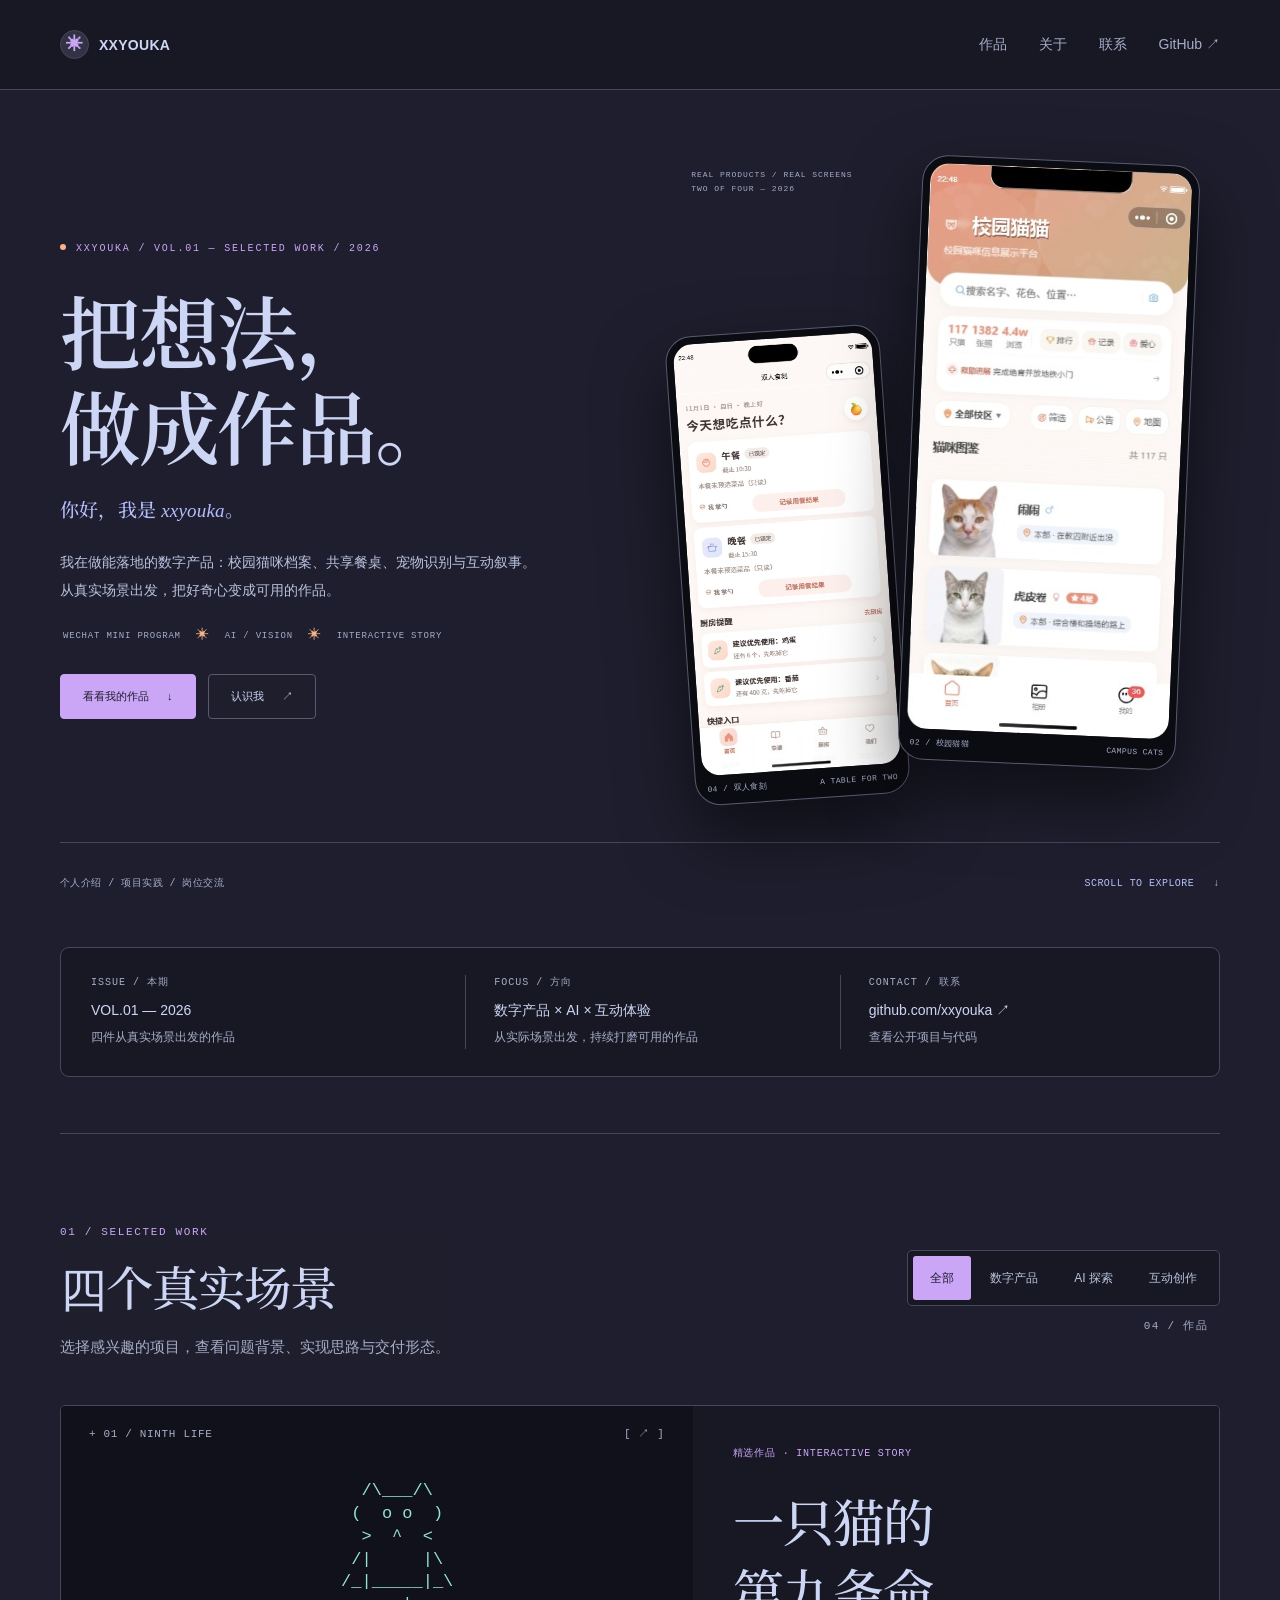
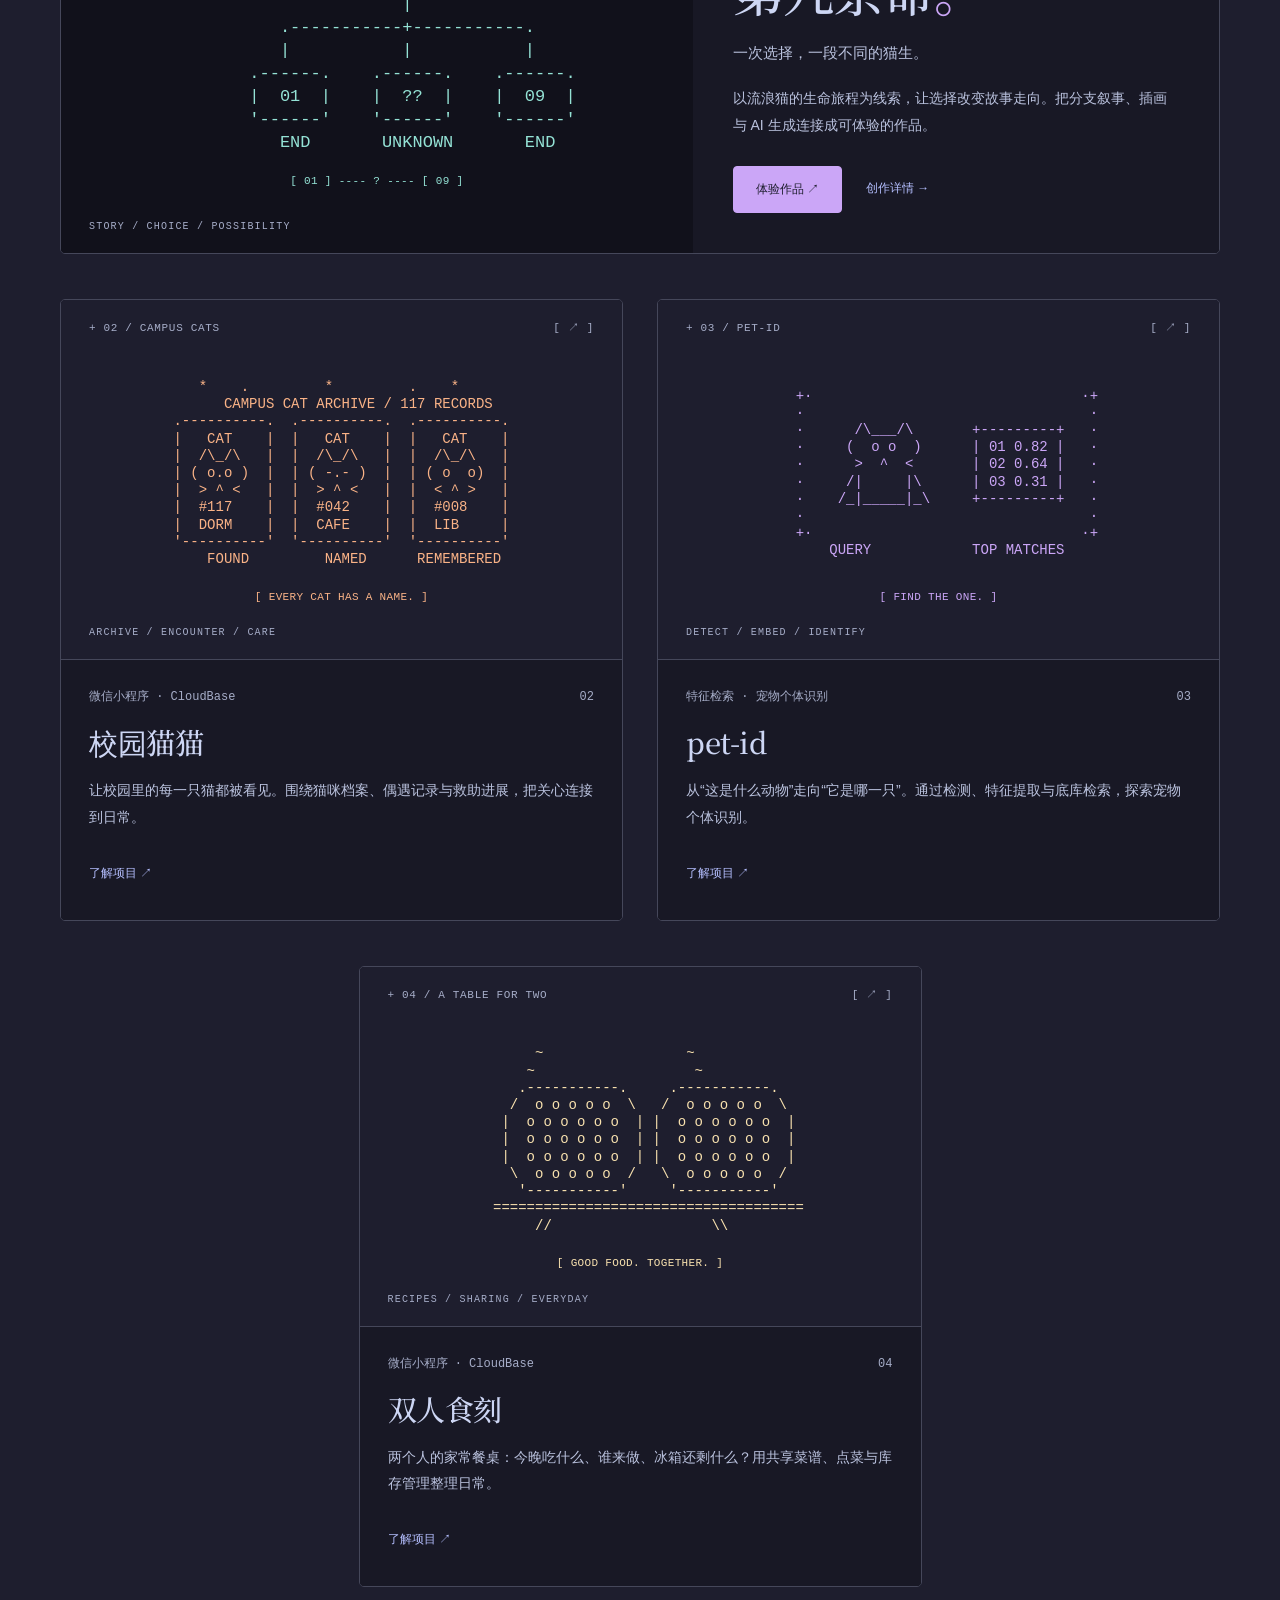
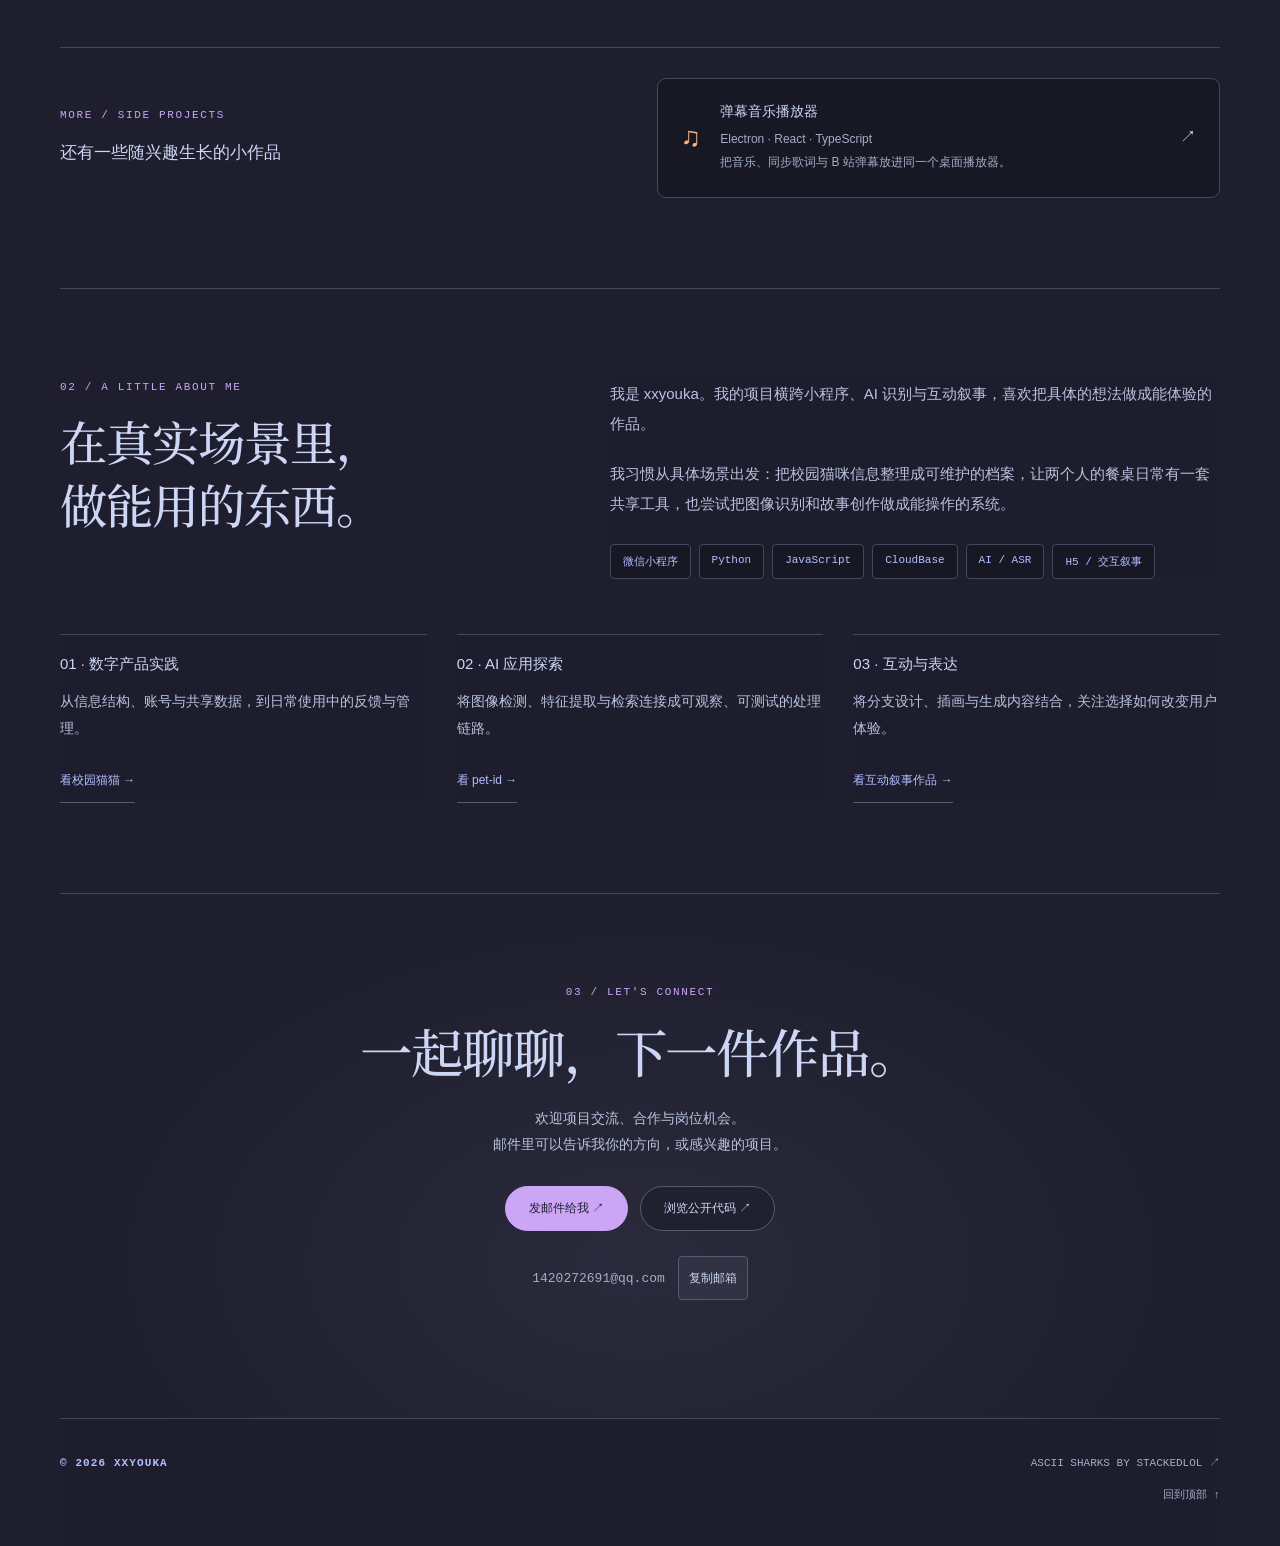
<file: index.html>
<!doctype html>
<html lang="zh-CN">
<head>
<meta charset="UTF-8"><meta name="viewport" content="width=device-width,initial-scale=1">
<meta name="description" content="xxyouka 的作品集：校园猫咪档案、共享餐桌、宠物识别与互动叙事。记录从真实场景出发的数字产品实践。">
<title>xxyouka — 作品集</title>
<link rel="preload" href="assets/fonts/noto-serif-sc-display.woff2" as="font" type="font/woff2" crossorigin>
<link rel="stylesheet" href="site.css?v=20261102-v10">
<link rel="canonical" href="https://xxyouka.github.io/">
<meta name="author" content="xxyouka">
<meta name="theme-color" content="#1e1e2e">
<meta property="og:title" content="xxyouka — 作品集">
<meta property="og:description" content="校园猫咪档案、共享餐桌、宠物识别与互动叙事——xxyouka 的数字产品作品集。">
<meta property="og:type" content="website">
<meta property="og:site_name" content="xxyouka · 作品集">
<meta property="og:locale" content="zh_CN">
<meta property="og:url" content="https://xxyouka.github.io/">
<meta property="og:image" content="https://xxyouka.github.io/assets/og-cover-20261102c.png">
<meta property="og:image:width" content="1200">
<meta property="og:image:height" content="630">
<meta property="og:image:alt" content="xxyouka 作品集：把想法，做成作品。">
<meta name="twitter:card" content="summary_large_image">
<meta name="twitter:title" content="xxyouka — 作品集">
<meta name="twitter:description" content="校园猫咪档案、共享餐桌、宠物识别与互动叙事——xxyouka 的数字产品作品集。">
<meta name="twitter:image" content="https://xxyouka.github.io/assets/og-cover-20261102c.png">
<link rel="icon" href="assets/favicon.svg" type="image/svg+xml"></head>
<body><a class="skip-link" href="#work">跳到作品</a><canvas id="ocean" class="ocean" aria-hidden="true"></canvas><div class="progress" aria-hidden="true"></div>
<div class="page" id="top"><header class="top"><a class="logo" href="#top"><span class="logo-mark">✳</span> XXYOUKA</a><button type="button" class="nav-toggle" aria-label="打开导航" aria-expanded="false" aria-controls="main-nav">☰</button><nav id="main-nav" class="top-right" aria-label="导航"><a href="#work">作品</a><a href="#about" class="nav-about">关于</a><a href="#contact">联系</a><a href="https://github.com/xxyouka" target="_blank" rel="noopener">GitHub ↗</a></nav></header>
<main><section class="stage hero-v2" aria-label="个人介绍">
<div class="hero-split">
<div class="content">
<div class="overline">XXYOUKA / VOL.01 — SELECTED WORK / 2026</div>
<h1>把想法，<br>做成作品。<span>你好，我是 <em>xxyouka</em>。</span></h1>
<p class="intro">我在做能落地的数字产品：校园猫咪档案、共享餐桌、宠物识别与互动叙事。<br>从真实场景出发，把好奇心变成可用的作品。</p>
<div class="hero-tags"><span>WECHAT MINI PROGRAM</span><i>✳</i><span>AI / VISION</span><i>✳</i><span>INTERACTIVE STORY</span></div>
<div class="hero-actions"><a href="#work" class="pill dark">看看我的作品 <span>↓</span></a><a href="#about" class="pill">认识我 <span>↗</span></a></div>
</div>
<div class="hero-spread" aria-hidden="true">
<figure class="device device-main">
<img src="assets/campus-full-neutral-20261102.jpg" alt="" width="340" height="735" fetchpriority="high">
<figcaption><span>02 / 校园猫猫</span><span>CAMPUS CATS</span></figcaption>
</figure>
<figure class="device device-secondary">
<img src="assets/meal-full-20261101.jpg" alt="" width="338" height="733">
<figcaption><span>04 / 双人食刻</span><span>A TABLE FOR TWO</span></figcaption>
</figure>
<span class="spread-meta">REAL PRODUCTS / REAL SCREENS<br>TWO OF FOUR — 2026</span>
</div>
</div>
<div class="hero-bottom"><span>个人介绍 / 项目实践 / 岗位交流</span><a href="#work">SCROLL TO EXPLORE &nbsp; ↓</a></div>
</section>
<div class="below"><aside class="profile-brief" aria-label="作品集信息"><div><span class="brief-label">ISSUE / 本期</span><strong>VOL.01 — 2026</strong><small>四件从真实场景出发的作品</small></div><div><span class="brief-label">FOCUS / 方向</span><strong>数字产品 × AI × 互动体验</strong><small>从实际场景出发，持续打磨可用的作品</small></div><a href="https://github.com/xxyouka" target="_blank" rel="noopener"><span class="brief-label">CONTACT / 联系</span><strong>github.com/xxyouka ↗</strong><small>查看公开项目与代码</small></a></aside><section class="section" id="work" tabindex="-1"><div class="section-head"><div><div class="kicker">01 / SELECTED WORK</div><h2>四个真实场景</h2><p class="section-sub">选择感兴趣的项目，查看问题背景、实现思路与交付形态。</p></div><div class="filter-group"><div class="filters" aria-label="筛选作品"><button class="filter" data-filter="all" aria-pressed="true">全部</button><button class="filter" data-filter="product" aria-pressed="false">数字产品</button><button class="filter" data-filter="ai" aria-pressed="false">AI 探索</button><button class="filter" data-filter="creative" aria-pressed="false">互动创作</button></div><span class="result-count" role="status" aria-live="polite">04 / 作品</span></div></div><div class="projects">
<article class="project featured" data-category="creative ai"><button type="button" data-project="ninth" aria-label="查看一只猫的第九条命详情" class="visual v5"><span class="ascii-toolbar" aria-hidden="true"><span>+ 01 / NINTH LIFE</span><span>[ ↗ ]</span></span><span class="ascii-stage"><pre class="ascii-art" aria-hidden="true">                  /\___/\
                 (  o o  )
                  &gt;  ^  &lt;
                 /|     |\
                /_|_____|_\
                      |
          .-----------+-----------.
          |           |           |
       .------.    .------.    .------.
       |  01  |    |  ??  |    |  09  |
       '------'    '------'    '------'
          END       UNKNOWN       END</pre></span><span class="ascii-art-note" aria-hidden="true">[ 01 ] ---- ? ---- [ 09 ]</span><span class="ascii-caption" aria-hidden="true">STORY / CHOICE / POSSIBILITY</span></button><div class="project-copy"><div class="project-meta"><span>互动叙事 · H5 · 生成式 AI</span><span>01</span></div><div class="featured-eyebrow">精选作品 · INTERACTIVE STORY</div><h3>一只猫的<br>第九条命<span class="title-dot">。</span></h3><div class="feature-name">一次选择，一段不同的猫生。</div><p>以流浪猫的生命旅程为线索，让选择改变故事走向。把分支叙事、插画与 AI 生成连接成可体验的作品。</p><div class="feature-actions"><a href="https://jiutiaoming.pages.dev" target="_blank" rel="noopener" class="feature-play">体验作品 ↗</a><button class="detail" data-project="ninth">创作详情 →</button></div></div></article>
<article class="project" data-category="product"><button type="button" data-project="cat" aria-label="查看校园猫猫详情" class="visual"><span class="ascii-toolbar" aria-hidden="true"><span>+ 02 / CAMPUS CATS</span><span>[ ↗ ]</span></span><span class="ascii-stage"><pre class="ascii-art" aria-hidden="true">   *    .         *         .    *
      CAMPUS CAT ARCHIVE / 117 RECORDS
.----------.  .----------.  .----------.
|   CAT    |  |   CAT    |  |   CAT    |
|  /\_/\   |  |  /\_/\   |  |  /\_/\   |
| ( o.o )  |  | ( -.- )  |  | ( o  o)  |
|  &gt; ^ &lt;   |  |  &gt; ^ &lt;   |  |  &lt; ^ &gt;   |
|  #117    |  |  #042    |  |  #008    |
|  DORM    |  |  CAFE    |  |  LIB     |
'----------'  '----------'  '----------'
    FOUND         NAMED      REMEMBERED</pre></span><span class="ascii-art-note" aria-hidden="true">[ EVERY CAT HAS A NAME. ]</span><span class="ascii-caption" aria-hidden="true">ARCHIVE / ENCOUNTER / CARE</span></button><div class="project-copy"><div class="project-meta"><span>微信小程序 · CloudBase</span><span>02</span></div><h3>校园猫猫</h3><p>让校园里的每一只猫都被看见。围绕猫咪档案、偶遇记录与救助进展，把关心连接到日常。</p><button class="detail" data-project="cat">了解项目 ↗</button></div></article>

<article class="project" data-category="ai"><button type="button" data-project="pet" aria-label="查看pet-id详情" class="visual v4"><span class="ascii-toolbar" aria-hidden="true"><span>+ 03 / PET-ID</span><span>[ ↗ ]</span></span><span class="ascii-stage"><pre class="ascii-art" aria-hidden="true">  +·                                ·+
  ·                                  ·
  ·      /\___/\       +---------+   ·
  ·     (  o o  )      | 01 0.82 |   ·
  ·      &gt;  ^  &lt;       | 02 0.64 |   ·
  ·     /|     |\      | 03 0.31 |   ·
  ·    /_|_____|_\     +---------+   ·
  ·                                  ·
  +·                                ·+
      QUERY            TOP MATCHES</pre></span><span class="ascii-art-note" aria-hidden="true">[ FIND THE ONE. ]</span><span class="ascii-caption" aria-hidden="true">DETECT / EMBED / IDENTIFY</span></button><div class="project-copy"><div class="project-meta"><span>特征检索 · 宠物个体识别</span><span>03</span></div><h3>pet-id</h3><p>从“这是什么动物”走向“它是哪一只”。通过检测、特征提取与底库检索，探索宠物个体识别。</p><button class="detail" data-project="pet">了解项目 ↗</button></div></article><article class="project" data-category="product"><button type="button" data-project="meal" aria-label="查看双人食刻详情" class="visual v6"><span class="ascii-toolbar" aria-hidden="true"><span>+ 04 / A TABLE FOR TWO</span><span>[ ↗ ]</span></span><span class="ascii-stage"><pre class="ascii-art" aria-hidden="true">       ~                 ~
      ~                   ~
     .-----------.     .-----------.
    /  o o o o o  \   /  o o o o o  \
   |  o o o o o o  | |  o o o o o o  |
   |  o o o o o o  | |  o o o o o o  |
   |  o o o o o o  | |  o o o o o o  |
    \  o o o o o  /   \  o o o o o  /
     '-----------'     '-----------'
  =====================================
       //                   \\</pre></span><span class="ascii-art-note" aria-hidden="true">[ GOOD FOOD. TOGETHER. ]</span><span class="ascii-caption" aria-hidden="true">RECIPES / SHARING / EVERYDAY</span></button><div class="project-copy"><div class="project-meta"><span>微信小程序 · CloudBase</span><span>04</span></div><h3>双人食刻</h3><p>两个人的家常餐桌：今晚吃什么、谁来做、冰箱还剩什么？用共享菜谱、点菜与库存管理整理日常。</p><button class="detail" data-project="meal">了解项目 ↗</button></div></article></div><div class="more-work"><div><div class="kicker">MORE / SIDE PROJECTS</div><h3>还有一些随兴趣生长的小作品</h3></div><a class="more-link" href="https://github.com/xxyouka/danmu-player" target="_blank" rel="noopener"><span class="more-icon" aria-hidden="true">♫</span><span><strong>弹幕音乐播放器</strong><small>Electron · React · TypeScript<br>把音乐、同步歌词与 B 站弹幕放进同一个桌面播放器。</small></span><span aria-hidden="true">↗</span></a></div></section>
<section class="section" id="about"><div class="about-grid"><div><div class="kicker">02 / A LITTLE ABOUT ME</div><h2>在真实场景里，<br>做能用的东西。</h2></div><div class="about-copy"><p>我是 xxyouka。我的项目横跨小程序、AI 识别与互动叙事，喜欢把具体的想法做成能体验的作品。</p><p>我习惯从具体场景出发：把校园猫咪信息整理成可维护的档案，让两个人的餐桌日常有一套共享工具，也尝试把图像识别和故事创作做成能操作的系统。</p><div class="skills"><span>微信小程序</span><span>Python</span><span>JavaScript</span><span>CloudBase</span><span>AI / ASR</span><span>H5 / 交互叙事</span></div></div></div><div class="principles"><div><b>01 · 数字产品实践</b><p>从信息结构、账号与共享数据，到日常使用中的反馈与管理。</p><a class="proof-link" href="#project/cat">看校园猫猫 →</a></div><div><b>02 · AI 应用探索</b><p>将图像检测、特征提取与检索连接成可观察、可测试的处理链路。</p><a class="proof-link" href="#project/pet">看 pet-id →</a></div><div><b>03 · 互动与表达</b><p>将分支设计、插画与生成内容结合，关注选择如何改变用户体验。</p><a class="proof-link" href="#project/ninth">看互动叙事作品 →</a></div></div></section>
<section class="section contact" id="contact"><div class="kicker">03 / LET'S CONNECT</div><h2>一起聊聊，下一件作品。</h2><p>欢迎项目交流、合作与岗位机会。<br>邮件里可以告诉我你的方向，或感兴趣的项目。</p><div class="contact-actions"><a class="pill dark" href="mailto:1420272691@qq.com">发邮件给我 ↗</a><a class="pill" href="https://github.com/xxyouka" target="_blank" rel="noopener">浏览公开代码 ↗</a></div><div class="email-row"><span>1420272691@qq.com</span><button type="button" id="copy-email" aria-label="复制邮箱地址">复制邮箱</button></div><span class="email-status" id="email-status" role="status" aria-live="polite"></span></section></div></main><footer class="foot"><span>© 2026 XXYOUKA</span><span>ASCII SHARKS BY <a href="https://github.com/stackedlol/ascii-sharks" target="_blank" rel="noopener">STACKEDLOL ↗</a><br><a href="#top">回到顶部 ↑</a></span></footer></div>
<dialog id="project-dialog" aria-labelledby="dialog-title"><button class="close" aria-label="关闭项目详情">×</button><div class="case-position"><span id="case-index"></span><span>PROJECT / CASE STUDY</span></div><div class="case-intro"><div class="kicker" id="dialog-category"></div><h2 id="dialog-title" tabindex="-1"></h2><p id="dialog-description"></p></div><div class="case-facts" id="case-facts"></div><div id="dialog-cover"></div><div id="case-gallery" aria-label="切换作品界面"></div><div id="case-context"></div><div id="case-process"></div><div id="case-outcome"></div><div id="case-evidence"></div><div id="case-delivery"></div><h3 class="case-heading">技术与设计实践</h3><ul id="dialog-points"></ul><div class="dialog-links"><a class="pill" href="https://github.com/xxyouka" target="_blank" rel="noopener">访问我的 GitHub ↗</a><button type="button" id="share-case" class="share-case">复制项目链接 ↗</button><span id="share-status" role="status" aria-live="polite"></span><input id="share-url" class="share-url" readonly aria-label="项目链接" hidden></div><nav class="case-pagination" aria-label="其他作品"><button type="button" id="case-prev">← 上一个项目</button><button type="button" id="case-next">下一个项目 →</button></nav></dialog>

<!-- ascii-sharks by drewdi: https://github.com/stackedlol/ascii-sharks
MIT License

Copyright (c) 2026 drewdi

Permission is hereby granted, free of charge, to any person obtaining a copy
of this software and associated documentation files (the "Software"), to deal
in the Software without restriction, including without limitation the rights
to use, copy, modify, merge, publish, distribute, sublicense, and/or sell
copies of the Software, and to permit persons to whom the Software is
furnished to do so, subject to the following conditions:

The above copyright notice and this permission notice shall be included in all
copies or substantial portions of the Software.

THE SOFTWARE IS PROVIDED "AS IS", WITHOUT WARRANTY OF ANY KIND, EXPRESS OR
IMPLIED, INCLUDING BUT NOT LIMITED TO THE WARRANTIES OF MERCHANTABILITY,
FITNESS FOR A PARTICULAR PURPOSE AND NONINFRINGEMENT. IN NO EVENT SHALL THE
AUTHORS OR COPYRIGHT HOLDERS BE LIABLE FOR ANY CLAIM, DAMAGES OR OTHER
LIABILITY, WHETHER IN AN ACTION OF CONTRACT, TORT OR OTHERWISE, ARISING FROM,
OUT OF OR IN CONNECTION WITH THE SOFTWARE OR THE USE OR OTHER DEALINGS IN THE
SOFTWARE.


-->
<div class="reading-tools"><a href="#top" class="back-top" aria-label="回到顶部">↑</a></div><dialog class="image-viewer" id="image-viewer" aria-label="作品界面大图"><button type="button" class="close" aria-label="关闭大图">×</button><img id="full-image" alt=""><p class="image-caption"></p></dialog><noscript><p class="noscript-note">启用 JavaScript 可查看项目详情与海洋动画；项目介绍和 GitHub 链接仍可直接浏览。</p></noscript><script src="ocean.js" defer></script><script src="site.js?v=20261102-v12" defer></script></body></html>
</file>
<file: site.css>
*{box-sizing:border-box}html{scroll-behavior:smooth;scroll-padding-top:100px}body{margin:0;position:relative;background:var(--paper);color:var(--ink);font-family:-apple-system,BlinkMacSystemFont,'Segoe UI','Microsoft YaHei',sans-serif;-webkit-font-smoothing:antialiased}a{color:inherit;text-decoration:none}button{font:inherit}button,a{-webkit-tap-highlight-color:transparent}button{cursor:pointer}button:disabled{cursor:default}a:focus-visible,button:focus-visible{outline:2px solid #69844c;outline-offset:5px}[hidden]{display:none!important}.skip-link{position:fixed;top:-80px;left:20px;padding:14px 20px;background:var(--ink);color:white;z-index:200}.skip-link:focus{top:12px}.ocean{position:absolute;inset:0;width:100%;height:100%;min-height:100svh;z-index:0;filter:invert(1);opacity:.32;pointer-events:none;font-family:Consolas,monospace}.page{position:relative;z-index:1;overflow:clip;min-height:100svh}.top{width:100%;height:86px;padding:0 max(5%,calc((100% - 1200px)/2));display:flex;align-items:center;justify-content:space-between;border-bottom:1px solid var(--line);background:#f8faf5e8;gap:25px}.logo{font:600 12px var(--mono);letter-spacing:.05em;white-space:nowrap;display:flex;align-items:center;gap:10px}.logo-mark{display:grid;place-items:center;border:1px solid #bfceb2;border-radius:50%;height:29px;width:29px;background:#eaf0e3;font-size:17px}.top-right{display:flex;align-items:center;gap:30px;font-size:12px;color:#738469}.top-right a{padding:12px 0;position:relative}.top-right a:hover,.top-right a[aria-current]{color:#2f4f22}.top-right a[aria-current]:after{content:'';position:absolute;bottom:1px;left:50%;width:4px;height:4px;border-radius:50%;background:#739650}.nav-toggle{display:none}.stage{min-height:700px;height:calc(100svh - 86px);max-height:950px;display:grid;place-items:center;position:relative}.content{width:min(900px,calc(100% - 36px));padding:60px 25px;text-align:center;background:radial-gradient(ellipse,#f8faf5fa 18%,#f8faf5d9 48%,transparent 76%)}.overline{font:10px/1.5 var(--mono);letter-spacing:.18em;color:#6a8157;margin-bottom:28px}.content h1{font-size:clamp(52px,7.1vw,100px);line-height:1.13;font-weight:550;letter-spacing:-.06em;margin:0}.content h1 span{display:block;font-size:22px;letter-spacing:.035em;line-height:1.5;font-weight:400;margin-top:26px}.intro{color:var(--muted);font-size:14px;line-height:1.95;max-width:540px;margin:22px auto 0}.hero-tags{display:flex;align-items:center;justify-content:center;gap:17px;font:9px var(--mono);letter-spacing:.1em;color:#83956f;margin-top:26px}.hero-tags i{font-size:15px;font-style:normal;color:#bb8757}.hero-actions{display:flex;justify-content:center;gap:12px;margin-top:32px}.pill{display:inline-flex;align-items:center;justify-content:center;gap:18px;border:1px solid #cbd7c0;border-radius:30px;padding:13px 23px;min-height:44px;font-size:12px;white-space:nowrap;transition:transform .2s,background .2s,box-shadow .2s}.pill:hover{transform:translateY(-3px);background:#eaf1e2;box-shadow:0 8px 22px #223b1710}.pill.dark{background:#324d28;border-color:#324d28;color:#f6f8ef}.pill.dark:hover{background:#456137}.below{width:min(1160px,calc(100% - 72px));margin:auto}.section{padding:90px 0;border-top:1px solid var(--line);scroll-margin-top:26px}.section-head{display:flex;justify-content:space-between;align-items:end;gap:30px;margin-bottom:42px}.section-head>div:first-child{background:#f8faf5cc}.kicker{font:10px/1.5 var(--mono);letter-spacing:.15em;color:#7b9166;margin-bottom:15px}.section h2{font-size:clamp(31px,3.7vw,48px);font-weight:500;letter-spacing:-.045em;line-height:1.25;margin:0}.section-sub{font-size:13px;line-height:1.8;color:#74866a;margin:15px 0 0}.filter-group{display:flex;flex-direction:column;align-items:flex-end;gap:8px}.filters{display:flex;gap:4px;flex-wrap:wrap}.filter{min-height:42px;border:0;background:transparent;border-radius:22px;color:#73876a;padding:10px 14px;font-size:11px;transition:background .2s}.filter:hover{background:#edf2e6}.filter[aria-pressed=true]{background:#dfe9d2;color:#365326}.result-count{font:9px var(--mono);letter-spacing:.12em;color:#8a9b7b}.projects{display:grid;grid-template-columns:1fr 1fr;gap:45px 34px}.project{min-width:0}.visual{display:flex;align-items:center;justify-content:center;position:relative;width:100%;height:310px;padding:0;overflow:hidden;border:1px solid #e0e7d7;border-radius:9px;background:radial-gradient(ellipse at 50% 40%,#f1f5e9,#e6ecdc);text-align:left;color:inherit;box-shadow:inset 0 0 40px #ffffff60;transition:transform .35s,box-shadow .35s}.project:hover .visual{transform:translateY(-4px);box-shadow:0 15px 35px #3047210c}.visual:after{content:'↗';position:absolute;right:18px;bottom:17px;display:grid;place-items:center;border:1px solid #a8ba9866;border-radius:50%;width:34px;height:34px;font-size:14px;color:#779264;background:#ffffff44;opacity:0;transform:translateY(6px);transition:.25s}.visual:hover:after,.visual:focus-visible:after{opacity:1;transform:translateY(0)}.cover-art{display:block;width:100%;height:100%;padding:22px 10px;color:#85996e;transition:transform .6s}.visual:hover .cover-art{transform:scale(1.035)}.visual.v4{background:radial-gradient(ellipse,#f4f1f8,#e9e3ee)}.v4 .cover-art{color:#9b8fa6}.visual.v6{background:radial-gradient(ellipse,#f5f6e9,#e7ead4)}.v6 .cover-art{color:#979d6e}.visual:has(img[src*="campus"]){background:#f2e5dc;padding:32px}.real-cover{object-fit:contain;padding:0;max-width:100%;max-height:100%;width:auto;height:100%;border-radius:4px;box-shadow:0 13px 30px #28241418}.project-copy{padding:0 2px 22px;border-bottom:1px solid var(--line)}.project-meta{display:flex;justify-content:space-between;margin-top:21px;color:#7e9370;font:10px var(--mono);background:#f8faf5e8}.project h3{font-size:25px;line-height:1.4;font-weight:500;letter-spacing:-.025em;margin:11px 0 13px;background:#f8faf5e8;width:fit-content}.project p{color:#708362;font-size:14px;line-height:1.9;margin:0 0 12px;background:#f8faf5e8}.detail{min-height:40px;padding:4px 0;border:0;border-bottom:1px solid #9eb18d;background:#f8faf5e8;color:#526f40;font-size:12px;transition:color .2s}.detail:hover{color:#27481b}.featured{grid-column:1/-1;display:grid;grid-template-columns:1.4fr 1fr;align-items:center;border-radius:12px;background:#192e28;overflow:hidden;margin-bottom:5px;box-shadow:0 20px 50px #1531220d}.featured .visual{height:440px;padding:48px 28px;border:0;border-radius:0;background:#10231f;transform:none!important;box-shadow:none}.featured .real-cover{width:100%;height:auto;max-height:100%;box-shadow:0 16px 35px #0005}.featured .project-copy{padding:36px 34px 36px 15px;border:0}.featured .project-meta{display:none}.featured-eyebrow{font:9px var(--mono);letter-spacing:.13em;color:#a3be8a;margin-bottom:22px}.featured h3{font-size:clamp(29px,3vw,40px);line-height:1.35;color:#eef3e2;margin:0 0 17px;background:none}.feature-name{font-size:12px;color:#bbcca9;margin-bottom:17px}.featured p{font-size:13px;line-height:1.9;color:#a8bca0;background:none}.feature-actions{display:flex;align-items:center;gap:23px;flex-wrap:wrap;margin-top:25px}.feature-play{background:#d4e6b9;color:#263f1c;border:1px solid #c9dea8;border-radius:5px;padding:12px 17px;font-size:12px;transition:background .2s}.feature-play:hover{background:#e3efcf}.featured .detail{color:#c7dbae;background:none;border-color:#708b5d;font-size:12px}.more-work{margin-top:60px;padding-top:30px;border-top:1px solid var(--line);display:grid;grid-template-columns:1fr 1fr;gap:34px;align-items:center}.more-work h3{font-size:17px;line-height:1.8;font-weight:450;margin:0}.more-link{display:flex;align-items:center;gap:19px;border:1px solid var(--line);border-radius:9px;padding:23px;background:#f8faf5eb;transition:transform .2s,background .2s}.more-link:hover{transform:translateY(-3px);background:#edf3e4}.more-icon{font-size:27px;color:#849b6b}.more-link strong{font-size:14px;font-weight:500}.more-link small{display:block;font-size:11px;line-height:1.9;color:#809170;margin-top:7px}.more-link>span:last-child{margin-left:auto}.about-grid{display:grid;grid-template-columns:1fr 1.3fr;gap:80px}.about-copy{background:#f8faf5d9;border-radius:4px}.about-copy p{font-size:15px;line-height:2;margin:0 0 20px;color:#637856}.skills{display:flex;flex-wrap:wrap;gap:8px;margin-top:25px}.skills span{font:11px var(--mono);padding:9px 12px;border:1px solid #dce6d2;border-radius:4px;color:#7a8e6a;background:#f8faf5bb}.principles{display:grid;grid-template-columns:repeat(3,1fr);gap:30px;margin-top:55px}.principles>div{border-top:1px solid var(--line);padding-top:20px;background:#f8faf5cc}.principles b{font-size:13px;font-weight:500}.principles p{font-size:12px;line-height:1.95;color:#7c8e6d}.contact{text-align:center;padding:90px 0;background:radial-gradient(ellipse,#f8faf5f5 20%,#f8faf5ab 65%,transparent)}.contact h2{font-size:clamp(34px,4.3vw,56px)}.contact p{font-size:14px;line-height:1.9;color:#7c8f6c;margin:20px auto 28px;max-width:600px}.foot{width:min(1160px,calc(100% - 72px));margin:auto;display:flex;justify-content:space-between;gap:30px;padding:28px 0 35px;border-top:1px solid var(--line);font:10px/1.9 var(--mono);color:#8c9d7b;background:#f8faf5cc}.foot>span:first-child{font-weight:600;letter-spacing:.1em;color:#718960}.foot>span:last-child{text-align:right}.foot a:hover{text-decoration:underline}.progress{position:fixed;top:0;left:0;width:100%;height:2px;background:#829e66;transform:scaleX(0);transform-origin:left;z-index:100}.reading-tools{position:fixed;bottom:23px;right:25px;z-index:30;opacity:0;transform:translateY(10px);pointer-events:none;transition:.25s}.reading-tools.is-reading{opacity:1;transform:none;pointer-events:auto}.back-top{height:43px;width:43px;display:grid;place-items:center;border:1px solid #cddac0;border-radius:50%;background:#f8faf5eb;backdrop-filter:blur(10px);color:#7d9668;font-size:17px}.back-top:hover{background:#e7efdd}.js-reveal{opacity:0;transform:translateY(16px);transition:opacity .6s,transform .6s}.js-reveal.in-view{opacity:1;transform:none}.modal-open{overflow:hidden}dialog{position:fixed;width:min(700px,calc(100% - 32px));max-height:88svh;border:1px solid #d1dec5;border-radius:12px;padding:30px 34px 35px;background:var(--paper);color:var(--ink);box-shadow:0 25px 90px #14230d35;overscroll-behavior:contain}dialog::backdrop{background:#14220f66;backdrop-filter:blur(6px)}dialog .close{position:sticky;float:right;top:0;z-index:5;display:grid;place-items:center;border:1px solid #d4dfcb;width:33px;height:33px;border-radius:50%;background:#f8faf5ef;color:#6d855c;font-size:22px;margin:-15px -18px -18px 0}#dialog-cover{height:230px;background:#eaf0e1;border-radius:7px;overflow:hidden;margin-bottom:22px;display:flex;align-items:center;justify-content:center;position:relative}#dialog-cover:has(.real-cover){background:#142923}#dialog-cover .cover-art{width:100%;height:100%;padding:0;object-fit:contain;box-shadow:none}.zoom-image{position:absolute;bottom:12px;right:12px;min-height:35px;padding:7px 11px;border:1px solid #ccd8bf;border-radius:5px;background:#f8faf5ed;color:#617c4f;font-size:10px}.zoom-image:hover{background:#e1edcf}dialog .kicker{font-size:9px;margin-top:0}dialog h2{font-size:28px;line-height:1.4;font-weight:500;letter-spacing:-.025em;margin:12px 0 18px}dialog p{font-size:13px;line-height:1.9;color:#6a7f5b}#case-context{display:grid;grid-template-columns:1fr 1fr;gap:24px;border-block:1px solid var(--line);padding:21px 0;margin:23px 0}#case-context h3{font-size:11px;color:#719255;margin:0 0 10px}#case-context p{font-size:12px;margin:0;line-height:1.9}.case-heading{font-size:12px;color:#4a6937;font-weight:600;margin:20px 0 10px}dialog ul{font-size:12px;line-height:1.95;padding-left:18px;color:#738965}dialog li{padding:4px 0}.dialog-links{margin-top:26px;padding-top:20px;border-top:1px solid var(--line)}#case-gallery{display:flex;gap:7px;margin:-10px 0 22px}#case-gallery:empty{display:none}#case-gallery button{min-height:36px;padding:8px 13px;background:transparent;border:1px solid #d6e0ca;border-radius:20px;color:#718960;font-size:10px}#case-gallery button[aria-pressed=true]{background:#e2edd6;color:#3f5f2d}.image-viewer{width:min(1250px,95vw);max-height:94svh;padding:35px 16px 16px;background:#10221d;border-color:#3f5948}.image-viewer img{display:block;width:100%;height:auto;max-height:80svh;object-fit:contain}.image-viewer .close{top:0;margin:-24px -5px 6px 0}.image-caption{text-align:center;font:11px var(--mono);color:#adbea1;margin:12px 0 0}.noscript-note{padding:20px;text-align:center;background:#e9efdf;font-size:13px}@media(min-width:1450px){.top{padding-inline:calc((100% - 1200px)/2)}}@media(max-width:900px){.section-head{align-items:start;flex-direction:column;gap:24px}.filter-group{align-items:flex-start}.featured{grid-template-columns:1.15fr 1fr}.featured .visual{height:390px;padding:45px 18px}.featured .project-copy{padding:30px 24px 30px 10px}.featured h3{font-size:30px}.about-grid{gap:40px}.below,.foot{width:calc(100% - 48px)}}@media(max-width:600px){html{scroll-padding-top:80px}.top{height:72px;padding:0 22px}.logo{font-size:10px;gap:8px}.logo-mark{width:25px;height:25px;font-size:15px}.nav-toggle{display:grid;place-items:center;min-height:42px;min-width:42px;border:1px solid #d2dec7;border-radius:50%;background:transparent;color:#5f7c4b;font-size:16px}.top-right{position:absolute;top:65px;left:20px;right:20px;z-index:20;background:#f8faf5fa;border:1px solid #d1dec5;border-radius:9px;padding:14px 20px;box-shadow:0 15px 35px #24391b14;gap:26px;display:none}.top-right.open{display:flex}.top-right a{font-size:12px}.stage{min-height:660px;height:calc(100svh - 72px)}.content{padding:40px 10px;width:calc(100% - 26px)}.overline{font-size:8px;letter-spacing:.13em;margin-bottom:25px}.content h1{font-size:clamp(33px,9.6vw,57px)}.content h1 span{font-size:18px;margin-top:22px}.intro{font-size:12px;line-height:2}.hero-tags{font-size:7px;gap:11px}.hero-actions{gap:10px}.pill{padding:12px 19px;font-size:11px;gap:14px}.below,.foot{width:calc(100% - 40px)}.section{padding:64px 0}.section h2{font-size:33px}.section-sub{font-size:12px}.section-head{margin-bottom:28px;gap:20px}.filter{padding:9px 12px;font-size:10px}.projects{grid-template-columns:1fr;gap:35px}.visual{height:265px}.project h3{font-size:24px}.project p{font-size:13px}.project-meta{font-size:9px}.featured{display:block;grid-column:auto}.featured .visual{height:265px;padding:38px 18px 22px}.featured .project-copy{padding:26px 25px 30px}.featured h3{font-size:34px}.featured p{font-size:12px}.feature-actions{gap:20px}.feature-play{font-size:11px}.featured-eyebrow{font-size:8px;margin-bottom:17px}.more-work{grid-template-columns:1fr;margin-top:40px;gap:20px;padding-top:25px}.more-work h3{font-size:16px}.more-link{padding:20px}.about-grid{grid-template-columns:1fr;gap:26px}.about-copy p{font-size:14px}.skills span{font-size:10px}.principles{grid-template-columns:1fr;gap:20px;margin-top:35px}.principles>div{padding-top:17px}.principles p{margin-bottom:0}.contact{padding:65px 0}.contact h2{font-size:33px}.contact p{font-size:12px;max-width:290px}.foot{gap:20px;font-size:8px;padding-bottom:28px}.reading-tools{bottom:17px;right:17px}.back-top{width:40px;height:40px}dialog{padding:25px 23px 28px;border-radius:10px}dialog h2{font-size:25px}dialog .close{margin:-13px -11px -16px 0}#case-context{grid-template-columns:1fr;gap:17px}.image-viewer{padding:32px 8px 12px}.image-viewer .close{margin:-24px 0 5px 0}.image-caption{font-size:9px}}@media(prefers-reduced-motion:reduce){html{scroll-behavior:auto}*,*:before,*:after{animation:none!important;transition:none!important}.js-reveal{opacity:1;transform:none}.visual:hover,.visual:hover .cover-art,.pill:hover{transform:none}}/* Final readability pass */
.section-sub,.project p,.about-copy p,.contact p{color:#607351}.project-meta,.kicker,.filter,.more-link small,.foot{color:#687f57}.result-count{color:#6d815f}.featured p{color:#b3c5a7}.featured .kicker{color:#b3c5a7}.case-position{display:flex;justify-content:space-between;gap:15px;font:9px var(--mono);letter-spacing:.1em;color:#80966c;margin:2px 35px 20px 0}.dialog-links{display:flex;align-items:center;flex-wrap:wrap;gap:15px}.share-case{min-height:44px;background:none;border:0;padding:8px 0;color:#607e49;font-size:11px}.share-case:hover{text-decoration:underline}#share-status{font-size:10px;color:#6e8d55}.share-url{flex-basis:100%;min-width:0;width:100%;padding:10px;border:1px solid #cbdac0;border-radius:4px;background:#f1f5e9;color:#5d7750;font:11px var(--mono)}.case-pagination{display:flex;justify-content:space-between;gap:20px;margin:27px -34px -35px;padding:19px 34px;background:#edf2e6;border-top:1px solid #dce5d2;border-radius:0 0 12px 12px}.case-pagination button{min-height:42px;padding:6px 0;border:0;background:transparent;color:#4c6c37;font-size:11px;transition:color .2s}.case-pagination button:hover:not(:disabled){color:#213c12}.case-pagination button:disabled{opacity:.3}@media(max-width:600px){.case-position{font-size:8px;margin-right:25px}.case-pagination{margin:25px -23px -28px;padding:14px 23px}.case-pagination button{font-size:10px}.dialog-links{gap:12px}.share-case{font-size:10px}}/* Editorial cover — visual direction */
:root{--ink:#203b2a;--olive:#36552b;--line:#d8e1cd}.top{height:90px;background:#f8faf5f2}.logo{font-family:-apple-system,BlinkMacSystemFont,'Segoe UI',sans-serif;font-size:14px;font-weight:700;letter-spacing:.02em}.logo-mark{background:#dde9ca;border-color:#cfddbc;color:#557542}.top-right{gap:32px}.stage{width:min(1280px,calc(100% - 90px));margin:auto;display:grid;grid-template-columns:1fr 1.12fr;gap:20px;min-height:720px;height:calc(100svh - 90px);max-height:920px;align-items:center;padding-bottom:65px}.content{width:100%;text-align:left;padding:45px 0;background:radial-gradient(ellipse at 30% 50%,#f8faf5fc 32%,#f8faf5d9 63%,transparent 82%);position:relative;z-index:2}.overline{font-size:9px;color:#7c916b;letter-spacing:.13em;margin-bottom:35px}.overline:before{content:'';display:inline-block;height:6px;width:6px;background:#b18556;border-radius:50%;margin-right:10px;vertical-align:1px}.content h1{font-size:clamp(60px,6.5vw,93px);line-height:1.15;font-weight:600;letter-spacing:-.075em}.content h1 span{font-size:17px;letter-spacing:.06em;margin-top:30px;color:#6e855c}.intro{font-size:13px;line-height:2.05;margin:19px 0 0;max-width:400px;color:#7a8d69}.hero-tags{justify-content:flex-start;margin-top:24px;gap:12px;font-size:8px;letter-spacing:.05em}.hero-tags span{border:1px solid #d7e1cb;background:#f5f8efb0;border-radius:3px;padding:7px 9px}.hero-tags i{color:#a1825a;font-size:13px}.hero-actions{justify-content:flex-start;margin-top:32px}.hero-actions .pill{font-size:11px;padding:14px 22px}.hero-bottom{position:absolute;bottom:30px;left:0;right:0;display:flex;justify-content:space-between;gap:15px;align-items:center;border-top:1px solid #d6dfcd88;padding-top:20px;font:9px var(--mono);letter-spacing:.05em;color:#91a07e}.hero-bottom>span{font-family:inherit;font-size:10px}.hero-bottom a{color:#71895c}.section-head{margin-bottom:45px}.section h2{font-size:clamp(33px,3.7vw,49px)}.section-head .kicker{color:#9b825a}.featured{box-shadow:0 25px 65px #28412212;border:1px solid #193d26}.featured .project-copy{background:#1e352a}.featured .visual{background:radial-gradient(ellipse,#253e31,#10231f)}.visual.v4{background:radial-gradient(ellipse at 50% 40%,#f3edf7,#ded5e8)}.visual.v6{background:radial-gradient(ellipse at 30% 30%,#f4f6e7,#dfe6c6)}.visual:has(img[src*='campus']){background:radial-gradient(ellipse,#fae9df,#edcdbb)}.project:not(.featured) .visual{border-radius:9px;box-shadow:0 8px 25px #2b41140a}.project h3{font-weight:550}.project-copy .project-meta{margin-top:22px}.contact{position:relative;background:radial-gradient(ellipse at 50% 70%,#e8f0dbbb,transparent 70%)}.contact .kicker{color:#a18860}.contact h2{font-size:clamp(35px,4.1vw,56px)}@media(min-width:1600px){.stage{gap:60px}}@media(max-width:1050px){.stage{width:calc(100% - 60px);gap:10px}.content h1{font-size:64px}}@media(max-width:700px){.top{height:74px}.logo{font-size:12px}.stage{grid-template-columns:1fr;width:calc(100% - 42px);height:auto;max-height:none;min-height:0;padding-bottom:68px;gap:0;overflow:visible}.content{padding:62px 0 23px}.overline{font-size:8px;margin-bottom:26px}.content h1{font-size:clamp(55px,12.8vw,83px)}.content h1 span{font-size:15px;margin-top:22px}.intro{font-size:12px;margin-top:16px}.hero-tags{font-size:7px;margin-top:18px}.hero-tags span{padding:6px 8px}.hero-actions{margin-top:25px;gap:10px}.hero-actions .pill{padding:13px 19px;font-size:11px}.hero-bottom{bottom:27px;padding-top:16px;font-size:7px}.hero-bottom>span{font-size:8px}.section{padding-top:62px}.logo-mark{width:24px;height:24px}}@media(max-width:360px){.content h1{font-size:51px}.intro{font-size:11px}.hero-tags{gap:8px}.hero-tags span{font-size:6px}}.stage{justify-items:stretch}.profile-brief{display:grid;grid-template-columns:1fr 1fr 1fr;gap:25px;margin:12px 0 56px;border:1px solid #dbe4d0;border-radius:9px;padding:27px 30px;background:#f0f5e8de}.profile-brief>div,.profile-brief>a{min-width:0}.profile-brief>div+div,.profile-brief>a{border-left:1px solid #d7e1cb;padding-left:28px}.brief-label{display:block;font:8px var(--mono);letter-spacing:.1em;color:#8a9d76;margin-bottom:11px}.profile-brief strong{display:block;font-size:14px;font-weight:500;line-height:1.5;color:#48613a}.profile-brief small{display:block;font-size:10px;line-height:1.9;color:#7f916e;margin-top:6px}.profile-brief a:hover strong{color:#254d19}.proof-link{display:inline-block;font-size:10px;color:#5c7d44;border-bottom:1px solid #b8c8a6;padding:6px 0;margin-top:3px}.proof-link:hover{color:#254d19}.contact-actions{display:flex;gap:12px;justify-content:center;flex-wrap:wrap}.email-row{display:flex;align-items:center;justify-content:center;gap:13px;margin-top:25px;font:11px var(--mono);color:#879c74}.email-row button{font:10px -apple-system,BlinkMacSystemFont,'Segoe UI',sans-serif;min-height:34px;border:1px solid #d5e0c8;border-radius:4px;background:#f4f8ee;padding:6px 10px;color:#6b8655}.email-row button:hover{background:#e7f0db}.email-status{display:block;min-height:20px;color:#69844f;font-size:10px;margin-top:8px}#case-delivery{padding:16px 18px;border:1px solid #dce6d0;border-radius:6px;background:#eff4e8;margin:20px 0}#case-delivery h3{font-size:10px;color:#7f9669;margin:0 0 8px}#case-delivery p{font-size:12px;color:#627b4e;line-height:1.9;margin:0}@media(max-width:900px){.profile-brief{gap:18px;padding:23px}.profile-brief>div+div,.profile-brief>a{padding-left:18px}.profile-brief strong{font-size:12px}.profile-brief small{font-size:9px}}@media(max-width:600px){.profile-brief{grid-template-columns:1fr;gap:18px;padding:24px;margin:5px 0 40px}.profile-brief>div+div,.profile-brief>a{border-left:0;border-top:1px solid #d7e1cb;padding:18px 0 0}.profile-brief strong{font-size:14px}.profile-brief small{font-size:10px}.brief-label{font-size:8px;margin-bottom:8px}.contact-actions{gap:10px}.email-row{font-size:10px;gap:10px}}.image-viewer:has(img[src*='campus-']),.image-viewer:has(img[src*='meal-']){width:min(520px,95vw)}/* Curated screenshot covers: original captures remain intact in case galleries. */
.project:not(.featured) .visual{height:340px;isolation:isolate}@media(max-width:1050px){.project:not(.featured) .visual{height:320px}}@media(max-width:600px){.project:not(.featured) .visual{height:300px}}@media(max-width:360px){.project:not(.featured) .visual{height:280px}}#dialog-title:focus-visible,#work:focus-visible{outline:2px solid #69844c;outline-offset:5px}/* Project gallery — cohesive surfaces,larger product previews */
#work .section-sub{font-size:15px;color:#667564;max-width:480px}.filters{padding:5px;border:1px solid #dce3d7;border-radius:30px;background:#fff9;gap:2px}.filter{font-size:12px;min-height:44px;padding:10px 17px;color:#61715d}.filter[aria-pressed=true]{background:#294735;color:#fff;box-shadow:0 3px 8px #203b291a}.result-count{padding-right:12px;margin-top:4px}.projects{gap:28px;align-items:stretch}.project{background:#fffefb;border:1px solid #e0e5da;border-radius:18px;overflow:hidden;box-shadow:0 5px 18px #243b2410;display:flex;flex-direction:column;transition:box-shadow .25s,border-color .25s}.project:hover{box-shadow:0 14px 36px #243b2414;border-color:#bfcdb8}.project:not(.featured) .visual{height:390px;border:0;border-radius:0;box-shadow:none;flex-shrink:0}.project:hover .visual{transform:none;box-shadow:none}.visual:after{opacity:1;transform:none;background:#fffdf5e8;color:#304c34;border-color:#ffffff80;width:40px;height:40px;right:20px;bottom:20px}.project .project-copy{padding:26px 28px 24px;border:0;display:flex;flex-direction:column;flex:1;background:#fffefb}.project-copy .project-meta{margin:0 0 14px;font-size:11px;color:#798171;background:none;line-height:1.6}.project-meta>span:last-child{color:#a2ad99}.project h3{background:none;font-size:29px;font-weight:600;letter-spacing:-.04em;margin:0 0 14px;line-height:1.3}.project p{font-size:14px;line-height:1.9;color:#65705e;background:none;margin:0 0 21px}.project .detail{align-self:flex-start;margin-top:auto;font-size:12px;min-height:44px;border-bottom:0;background:none;color:#2c5034;display:inline-flex;align-items:center;gap:14px}.project .detail:hover{text-decoration:underline;text-underline-offset:5px}.project.featured{display:grid;grid-template-columns:1.2fr 1fr;background:#182f27;border-color:#203d30;border-radius:18px;margin:0}.featured .visual{height:470px;padding:45px 0 0 24px;background:#11251f;overflow:hidden}.featured .real-cover{height:100%;width:100%;max-width:none;max-height:none;object-fit:cover;object-position:center;border-radius:10px 0 0 0;box-shadow:none}.featured .project-copy{background:#203b2e;padding:40px}.featured-eyebrow{color:#c2d4ad;font-size:10px;letter-spacing:.08em;margin-bottom:25px}.featured h3{font-size:clamp(36px,4vw,52px);line-height:1.25;font-weight:550;letter-spacing:-.055em;color:#f1f4e8;margin-bottom:18px}.title-dot{color:#c8dbab}.feature-name{font-size:15px;color:#c4d2b9;margin-bottom:22px}.featured p{font-size:14px;color:#b5c4ae;margin:0;line-height:1.9}.feature-actions{margin-top:28px;gap:24px}.feature-play{border-radius:25px;padding:14px 22px;font-size:12px}.featured .detail{color:#d3dfbf;margin:0}@media(max-width:1000px) and (min-width:601px){.project .project-copy{padding:24px}.project:not(.featured) .visual{height:330px}.featured .project-copy{padding:30px}.featured .visual{height:460px}.project h3{font-size:25px}}@media(max-width:600px){.projects{gap:24px}.filters{gap:0;padding:4px}.filter{font-size:11px;padding:9px 12px}.project{border-radius:14px}.project:not(.featured) .visual{height:330px}.project .project-copy{padding:24px}.project h3{font-size:27px}.project p{font-size:14px}.project.featured{display:flex}.featured .visual{height:280px;padding:44px 18px 0}.featured .real-cover{object-fit:cover;object-position:center;border-radius:8px 8px 0 0}.featured .project-copy{padding:28px}.featured h3{font-size:40px}.featured p{font-size:14px}.featured-eyebrow{margin-bottom:20px}.feature-name{font-size:14px}.visual:after{width:36px;height:36px;right:16px;bottom:16px}}@media(max-width:360px){.project .project-copy{padding:21px}.project:not(.featured) .visual{height:300px}.filter{padding-inline:9px}}/* Uncropped captures from the running projects */
.project .visual,.project:not(.featured) .visual,.project.featured .visual{height:430px;padding:54px 24px 44px;display:flex;flex-direction:column;justify-content:center;gap:0}.project.featured .visual{height:510px}.project .visual:hover img{transform:none}.project .visual:after{display:none}#dialog-cover{height:auto;min-height:180px;max-height:none;padding:16px;background:#eaf0e1}#dialog-cover .cover-art,#dialog-cover img.real-cover{display:block;width:100%;height:auto;max-height:none;object-fit:contain}@media(max-width:600px){.project .visual,.project:not(.featured) .visual,.project.featured .visual{height:355px;padding:48px 16px 40px}.project.featured .visual{height:310px}#dialog-cover{padding:10px}.zoom-image{bottom:8px;right:8px}}@media(max-width:360px){.project .visual,.project:not(.featured) .visual{height:320px}.project.featured .visual{height:280px}}/* Homepage posters; full running screens live in case studies. */
.project .visual,.project:not(.featured) .visual,.project.featured .visual{height:auto;aspect-ratio:900/640;padding:0;display:block;background:#e7eddf}.project.featured .visual{height:100%;min-height:450px;aspect-ratio:auto;background:#142d27}@media(max-width:900px){.project.featured .visual{min-height:400px}}@media(max-width:600px){.project.featured .visual{min-height:0;height:auto;aspect-ratio:900/640}.project .visual,.project:not(.featured) .visual{height:auto;aspect-ratio:900/640}}/* ASCII edition */
.stage{display:flex;flex-direction:column;justify-content:center;width:min(1160px,calc(100% - 72px));min-height:660px;height:calc(100svh - 90px);max-height:900px;padding-bottom:70px}.stage .content{width:min(820px,100%);padding:65px 20px;text-align:center;background:radial-gradient(ellipse,#f8faf5f5 20%,#f8faf5c9 60%,transparent 80%)}.stage .overline{margin-bottom:30px;font-size:10px;letter-spacing:.16em}.stage h1{font-size:clamp(60px,7.5vw,100px);letter-spacing:-.065em}.stage h1 span{font-size:19px;margin-top:28px}.stage .intro{margin:20px auto 0;font-size:14px;max-width:500px}.stage .hero-tags,.stage .hero-actions{justify-content:center}.stage .hero-tags span{border:0;background:none;font-size:9px;padding:3px}.stage .hero-actions{margin-top:32px}.hero-bottom{bottom:25px}.project,.project.featured{border-radius:5px;box-shadow:none}.project:hover{box-shadow:0 10px 28px #2440260c}.project .visual,.project:not(.featured) .visual,.project.featured .visual{display:flex;flex-direction:column;justify-content:center;align-items:center;height:360px;min-height:0;aspect-ratio:auto;padding:50px 20px 38px;background:#edf1e5;color:#4a6544;isolation:isolate;border:0;border-bottom:1px solid #dbe2d2;border-radius:0}.project .visual:before{content:'';position:absolute;inset:0;background-image:radial-gradient(#4f6a3a18 .7px,transparent .7px);background-size:8px 8px;z-index:-1}.project.featured .visual{height:100%;min-height:440px;background:#142d27;color:#bbcfaa;border-bottom:0}.project .visual.v4{background:#ebe8ef;color:#70617e}.project .visual.v6{background:#f2ebdf;color:#8a6d4c}.project .visual[data-project=cat]{background:#f2e5db;color:#966f57}.ascii-toolbar{position:absolute;left:22px;right:22px;top:20px;display:flex;justify-content:space-between;gap:12px;font:10px/1.5 var(--mono);letter-spacing:.06em;opacity:.8}.ascii-art{margin:0;font:14px/1.23 var(--mono);white-space:pre;text-align:left;user-select:none;transition:transform .3s,color .3s}.project .visual:hover .ascii-art{transform:translateY(-4px);color:var(--ink)}.project.featured .visual:hover .ascii-art{color:#e0ebce}.featured .ascii-art{font-size:17px;line-height:1.35}.ascii-caption{position:absolute;bottom:19px;left:22px;right:22px;text-align:left;font:9px/1.5 var(--mono);letter-spacing:.12em;opacity:.7}.filters{border-radius:5px}.filter,.filter[aria-pressed=true]{border-radius:3px}.feature-play{border-radius:4px}.hero-actions .pill{border-radius:4px}@media(max-width:900px) and (min-width:601px){.ascii-art{font-size:12px}.featured .ascii-art{font-size:13px}.project .visual,.project:not(.featured) .visual{height:330px}.project.featured .visual{height:100%;min-height:440px}}@media(max-width:700px){.stage{width:calc(100% - 40px);min-height:620px;height:calc(100svh - 74px);max-height:850px;padding-bottom:60px}.stage .content{padding:45px 0}.stage h1{font-size:clamp(54px,12vw,80px)}.stage h1 span{font-size:16px}.stage .intro{font-size:12px}.stage .overline{font-size:8px}.hero-bottom{bottom:20px}}@media(max-width:600px){.project .visual,.project:not(.featured) .visual,.project.featured .visual{height:320px;min-height:0;padding:48px 12px 36px}.ascii-art,.featured .ascii-art{font-size:12px;line-height:1.28}.ascii-toolbar{font-size:8px;left:18px;right:18px}.ascii-caption{font-size:8px;left:18px;right:18px;letter-spacing:.05em}.stage .hero-tags{gap:9px}.stage .hero-tags span{font-size:8px}}@media(max-width:360px){.ascii-art,.featured .ascii-art{font-size:10.5px}.stage .overline{font-size:7px}.stage .hero-actions .pill{padding-inline:17px}.hero-bottom>span{font-size:7px}.project .visual,.project:not(.featured) .visual,.project.featured .visual{height:285px}}@media(prefers-reduced-motion:reduce){.project .visual:hover .ascii-art{transform:none}}/* Catppuccin Mocha — https://catppuccin.com/palette/ */
:root{color-scheme:dark;--paper:#1e1e2e;--ink:#cdd6f4;--muted:#a6adc8;--line:#45475a;--olive:#cba6f7;--accent:#cba6f7;--mono:Consolas,'Liberation Mono',monospace;--ctp-mantle:#181825;--ctp-crust:#11111b;--ctp-surface:#313244;--ctp-subtext:#bac2de;--ctp-mauve:#cba6f7;--ctp-lavender:#b4befe;--ctp-green:#a6e3a1;--ctp-peach:#fab387;--ctp-teal:#94e2d5;--ctp-yellow:#f9e2af}body{background:var(--paper);color:var(--ink)}::selection{background:#cba6f744;color:#cdd6f4}.ocean{filter:none;mix-blend-mode:screen;opacity:.36}.top{background:#181825e8;border-color:var(--line)}.logo{color:var(--ink)}.logo-mark{background:#313244;border-color:#45475a;color:var(--ctp-mauve)}.top-right{color:var(--muted)}.top-right a:hover,.top-right a[aria-current]{color:var(--ctp-mauve)}.top-right a[aria-current]:after{background:var(--ctp-mauve)}.stage .content{background:radial-gradient(ellipse,#1e1e2efa 20%,#1e1e2ed9 60%,transparent 82%)}.stage h1{color:var(--ink)}.stage h1 span{color:var(--ctp-lavender)}.stage .overline{color:var(--muted)}.overline:before{background:var(--ctp-peach)}.stage .intro{color:var(--ctp-subtext)}.hero-tags{color:var(--muted)}.hero-tags i{color:var(--ctp-peach)}.hero-bottom{border-color:#45475a80;color:var(--muted)}.hero-bottom a{color:var(--ctp-lavender)}.pill{border-color:#585b70;color:var(--ink);background:#1e1e2ecc}.pill:hover{background:#313244;box-shadow:0 8px 22px #11111b33}.pill.dark{color:#1e1e2e;background:var(--ctp-mauve);border-color:var(--ctp-mauve)}.pill.dark:hover{background:var(--ctp-lavender);border-color:var(--ctp-lavender)}.profile-brief{background:#181825e8;border-color:var(--line)}.profile-brief>div+div,.profile-brief>a{border-color:var(--line)}.brief-label{color:var(--muted)}.profile-brief strong{color:var(--ink)}.profile-brief small{color:var(--muted)}.profile-brief a:hover strong{color:var(--ctp-mauve)}.section{border-color:var(--line)}.section-head>div:first-child{background:#1e1e2ecc}.kicker,.section-head .kicker,.contact .kicker{color:var(--ctp-mauve)}#work .section-sub,.section-sub{color:var(--muted)}.filters{background:#181825;border-color:var(--line)}.filter{color:var(--ctp-subtext)}.filter:hover{background:#313244}.filter[aria-pressed=true]{background:var(--ctp-mauve);color:#1e1e2e;box-shadow:none}.result-count{color:var(--muted)}.project,.project.featured{background:#181825;border-color:var(--line);box-shadow:none}.project:hover{border-color:#7f849c;box-shadow:0 12px 32px #11111b33}.project .project-copy,.project.featured .project-copy{background:#181825}.project h3,.featured h3{color:var(--ink)}.project .project-meta,.project-meta>span:last-child{color:var(--muted)}.project p,.featured p{color:var(--ctp-subtext)}.project .detail,.featured .detail{color:var(--ctp-lavender)}.project .detail:hover{color:var(--ctp-mauve)}.featured-eyebrow{color:var(--ctp-mauve)}.feature-name{color:var(--ctp-subtext)}.title-dot{color:var(--ctp-mauve)}.feature-play{background:var(--ctp-mauve);border-color:var(--ctp-mauve);color:#1e1e2e}.feature-play:hover{background:var(--ctp-lavender);border-color:var(--ctp-lavender)}.project .visual,.project:not(.featured) .visual,.project.featured .visual{background:#1e1e2e;color:var(--ctp-lavender);border-color:var(--line)}.project .visual:before{background-image:radial-gradient(#bac2de16 .7px,transparent .7px)}.project .visual[data-project=cat]{background:#1e1e2e;color:var(--ctp-peach)}.project .visual.v4{background:#1e1e2e;color:var(--ctp-mauve)}.project .visual.v6{background:#1e1e2e;color:var(--ctp-yellow)}.project.featured .visual{background:#11111b;color:var(--ctp-teal)}.project .visual:hover .ascii-art{color:var(--ink)}.project.featured .visual:hover .ascii-art{color:var(--ctp-teal)}.ascii-toolbar,.ascii-caption{opacity:1}.ascii-toolbar{color:var(--muted)}.ascii-caption{color:var(--muted)}.more-work,.principles>div,.foot{border-color:var(--line)}.more-link{background:#181825;border-color:var(--line)}.more-link:hover{background:#313244}.more-icon{color:var(--ctp-peach)}.more-link small{color:var(--muted)}.about-copy,.principles>div{background:#1e1e2ed9}.about-copy p,.principles p{color:var(--ctp-subtext)}.skills span{background:#181825;border-color:var(--line);color:var(--ctp-lavender)}.proof-link{color:var(--ctp-lavender);border-color:#585b70}.proof-link:hover{color:var(--ctp-mauve)}.contact{background:radial-gradient(ellipse at 50% 70%,#31324499,transparent 70%)}.contact p{color:var(--ctp-subtext)}.email-row{color:var(--muted)}.email-row button{background:#313244;border-color:#585b70;color:var(--ink)}.email-row button:hover{background:#45475a}.email-status{color:var(--ctp-green)}.foot{background:#1e1e2ed9;color:var(--muted)}.foot>span:first-child{color:var(--ctp-lavender)}.progress{background:var(--ctp-mauve)}.back-top{background:#181825ed;border-color:#585b70;color:var(--ctp-lavender)}.back-top:hover{background:#313244}.nav-toggle{color:var(--ctp-lavender);border-color:#585b70}.skip-link{background:var(--ctp-mauve);color:#1e1e2e}a:focus-visible,button:focus-visible,#dialog-title:focus-visible,#work:focus-visible,input:focus-visible{outline-color:var(--ctp-lavender)}dialog{background:var(--paper);color:var(--ink);border-color:#585b70;box-shadow:0 25px 90px #11111b99}dialog::backdrop{background:#11111bb3}dialog .close{background:#313244ef;color:var(--ink);border-color:#585b70}.case-position,dialog .kicker{color:var(--ctp-mauve)}dialog p,dialog ul{color:var(--ctp-subtext)}#case-context{border-color:var(--line)}#case-context h3,.case-heading{color:var(--ctp-lavender)}#case-context p{color:var(--ctp-subtext)}#case-delivery{background:#181825;border-color:var(--line)}#case-delivery h3{color:var(--ctp-mauve)}#case-delivery p{color:var(--ctp-subtext)}#dialog-cover{background:#11111b}#case-gallery button{background:#181825;color:var(--ctp-subtext);border-color:var(--line)}#case-gallery button[aria-pressed=true]{background:#313244;color:var(--ctp-mauve);border-color:var(--ctp-mauve)}.zoom-image{background:#313244ed;border-color:#585b70;color:var(--ink)}.zoom-image:hover{background:#45475a}.dialog-links{border-color:var(--line)}.share-case{color:var(--ctp-lavender)}#share-status{color:var(--ctp-green)}.share-url{background:#181825;color:var(--ink);border-color:#585b70}.case-pagination{background:#181825;border-color:var(--line)}.case-pagination button{color:var(--ctp-lavender)}.case-pagination button:hover:not(:disabled){color:var(--ctp-mauve)}.image-viewer{background:#11111b;border-color:#585b70}.image-viewer .image-caption{color:var(--ctp-subtext)}.noscript-note{background:#313244;color:var(--ink)}@media(max-width:600px){.top-right{background:#181825fa;border-color:#585b70;box-shadow:0 15px 35px #11111b66}}/* UI review: reading order,legibility,and comfortable touch targets. */
a,button{touch-action:manipulation}h1,h2,h3{text-wrap:balance}.project-meta,.case-position{font-variant-numeric:tabular-nums}.top-right{font-size:14px}.kicker,.section-head .kicker,.contact .kicker{font-size:11px}.brief-label{font-size:10px}.profile-brief small{font-size:12px;line-height:1.8}.result-count{font-size:11px}.project-copy .project-meta{font-size:12px}.ascii-toolbar{font-size:11px}.ascii-caption{font-size:10px}.principles b{font-size:15px}.principles p{font-size:14px}.proof-link{font-size:12px;min-height:44px;display:inline-flex;align-items:center}.more-link small{font-size:12px}.hero-bottom a{display:inline-flex;align-items:center;min-height:44px;font-size:10px}.foot{font-size:11px}.foot a{display:inline-flex;align-items:center;min-height:32px}.email-row{font-size:13px}.email-row button{min-height:44px;font-size:12px}.email-status{font-size:12px}.case-intro{margin:0 0 24px}.case-intro #dialog-category{margin:0 40px 10px 0;line-height:1.8}.case-intro h2{margin:0 0 12px}.case-intro p{font-size:14px;margin:0;line-height:1.9}dialog .close{width:44px;height:44px;min-width:44px;top:0;font-size:26px;margin:-15px -18px -29px 0}.case-position{font-size:10px;margin-right:45px;margin-bottom:24px}#case-gallery{flex-wrap:wrap}#case-gallery button{min-height:44px;font-size:12px}.zoom-image{min-height:44px;font-size:12px}#case-context h3,.case-heading,#case-delivery h3{font-size:13px}#case-context p,#case-delivery p,dialog ul{font-size:14px;line-height:1.9}.share-case,.case-pagination button{font-size:12px}.reading-tools{right:max(20px,env(safe-area-inset-right));bottom:max(20px,env(safe-area-inset-bottom))}@media(max-width:600px){.top-right{justify-content:space-between;gap:12px;padding:10px 16px}.top-right a{font-size:13px;min-height:44px;display:flex;align-items:center}.profile-brief small{font-size:12px}.brief-label{font-size:10px}.hero-bottom{padding-top:10px}.hero-bottom a{font-size:8px}.hero-bottom>span{font-size:9px;line-height:1.8;max-width:140px}.ascii-toolbar{font-size:10px}.ascii-caption{font-size:9px}.project-copy .project-meta{font-size:11px}.foot{font-size:9px}.foot a{min-height:36px}.email-row{font-size:12px}dialog .close{margin:-13px -11px -31px 0}.case-position{font-size:9px;letter-spacing:.03em;gap:10px;margin-right:38px}.case-intro h2{font-size:27px}.case-intro #dialog-category{font-size:11px}.share-case,.case-pagination button{font-size:12px}}/* Shared page guides and optical alignment */
:root{--page-width:1160px;--card-inset:28px}.top{padding-inline:max(36px,calc((100% - var(--page-width))/2))}.stage,.below,.foot{width:min(var(--page-width),calc(100% - 72px))}.stage .content{align-self:center}.section-head{align-items:center}.project.featured{align-items:stretch}.project.featured .project-copy{justify-content:center;padding:40px}.project .project-copy{padding:28px var(--card-inset) 24px}.project .ascii-toolbar{left:var(--card-inset);right:var(--card-inset)}.project .ascii-caption{left:var(--card-inset);right:var(--card-inset)}.ascii-stage{display:grid;place-items:center;width:100%;height:100%;padding-bottom:24px}.ascii-art{width:max-content;max-width:100%;margin:0}.ascii-art-note{position:absolute;left:0;right:0;bottom:54px;text-align:center;font:11px/1.5 var(--mono);letter-spacing:.03em}.project.featured .ascii-stage{padding-bottom:36px}.project.featured .ascii-art-note{bottom:64px}.project h3{width:auto}.project .project-meta{align-items:baseline;gap:12px}.feature-actions{align-items:center}.foot{align-items:flex-start}.foot>span:first-child{padding-top:6px}@media(min-width:1450px){.top{padding-inline:max(36px,calc((100% - var(--page-width))/2))}}@media(max-width:1050px){.stage{width:min(var(--page-width),calc(100% - 72px))}}@media(max-width:900px){.stage,.below,.foot{width:calc(100% - 48px)}.top{padding-inline:24px}.section-head{align-items:flex-start}.project.featured .project-copy{padding:30px}.ascii-art-note{font-size:10px}}@media(max-width:600px){:root{--card-inset:24px}.stage,.below,.foot{width:calc(100% - 40px)}.top{padding-inline:20px}.project .project-copy{padding:24px}.project.featured .project-copy{padding:28px 24px}.ascii-art-note{bottom:49px;font-size:10px}.project.featured .ascii-art-note{bottom:49px}.project.featured .ascii-stage{padding-bottom:24px}.ascii-caption{letter-spacing:.03em}.foot{gap:15px}}@media(max-width:360px){:root{--card-inset:21px}.project .project-copy,.project.featured .project-copy{padding:24px 21px}.ascii-art-note{font-size:9px}}/* Case cover: phone screenshots get a framed stage. */
#dialog-cover.cover-phone{width:min(100%,430px);margin-inline:auto;height:clamp(460px,60svh,600px);padding:22px;background:radial-gradient(circle at 50% 36%,#313244aa,transparent 64%),radial-gradient(#585b7033 .8px,transparent .8px) 0 0/12px 12px,#11111b}#dialog-cover.cover-phone img.real-cover{width:auto;height:auto;max-width:100%;max-height:100%;border:5px solid #08080f;border-radius:16px;outline:1px solid #585b70;box-shadow:0 24px 48px #0009;object-fit:contain}#dialog-cover.cover-phone .zoom-image{background:#313244f2}dialog{scrollbar-width:thin;scrollbar-color:#585b70 #181825}@media(max-width:600px){#dialog-cover.cover-phone{width:100%;height:clamp(360px,62svh,540px);padding:14px}#dialog-cover.cover-phone img.real-cover{border-width:4px;border-radius:13px}}dialog::-webkit-scrollbar{width:10px}dialog::-webkit-scrollbar-track{background:#181825}dialog::-webkit-scrollbar-thumb{background:#585b70;border:2px solid #181825;border-radius:5px}@media(max-width:600px){#dialog-cover{flex-direction:column;gap:10px;justify-content:center}#dialog-cover .zoom-image{position:static;width:100%;align-self:stretch}#dialog-cover.cover-phone{height:auto;max-height:none;padding:12px}#dialog-cover.cover-phone img.real-cover{max-height:min(48svh,440px)}}/* V2 hero: editorial cover */
.stage.hero-v2{display:flex;flex-direction:column;justify-content:center;gap:30px;width:min(1160px,calc(100% - 72px));height:auto;min-height:calc(100svh - 90px);max-height:none;padding:70px 0 30px;margin-inline:auto}.hero-v2 .hero-split{display:grid;min-width:0;grid-template-columns:minmax(0,1.02fr) minmax(0,.98fr);gap:clamp(28px,4.6vw,68px);align-items:center;width:100%}.hero-v2 .content{width:100%;min-width:0;max-width:none;padding:0;text-align:left;background:none;position:relative;z-index:2}.hero-v2 .overline{font-size:10px;letter-spacing:.18em;margin-bottom:26px;color:var(--ctp-mauve)}.hero-v2 .content h1{font-size:clamp(54px,6.3vw,90px);line-height:1.1;letter-spacing:-.065em}.hero-v2 .content h1 span{font-size:19px;letter-spacing:.04em;margin-top:24px;color:var(--ctp-lavender)}.hero-v2 .intro{font-size:14px;line-height:2;margin:22px 0 0;max-width:520px;color:var(--ctp-subtext)}.hero-v2 .hero-tags{justify-content:flex-start;gap:12px;margin-top:24px;font-size:8px;letter-spacing:.1em;color:var(--muted);flex-wrap:wrap}.hero-v2 .hero-tags i{font-size:13px}.hero-v2 .hero-actions{justify-content:flex-start;margin-top:30px}.hero-v2 .hero-bottom{position:static;width:100%;margin-top:12px;border-top:1px solid var(--line);padding-top:18px}.hero-v2 .hero-spread{position:relative;min-width:0;min-height:640px;isolation:isolate}.hero-v2 .device{position:absolute;margin:0;background:#0b0b12;border:1px solid #585b70;border-radius:26px;padding:7px;box-shadow:0 30px 70px #0008;overflow:hidden}.hero-v2 .device img{display:block;width:100%;height:auto;border-radius:19px}.hero-v2 .device figcaption{display:flex;justify-content:space-between;gap:8px;padding:8px 4px 3px;font:8px/1.4 var(--mono);letter-spacing:.05em;color:var(--muted);white-space:nowrap}.hero-v2 .device-main{width:min(278px,52%);top:0;right:6%;z-index:2;transform:rotate(2.5deg)}.hero-v2 .device-secondary{width:min(215px,41%);left:0;bottom:0;z-index:1;transform:rotate(-4deg)}.hero-v2 .spread-meta{position:absolute;left:2%;top:8px;z-index:3;font:8px/1.8 var(--mono);letter-spacing:.12em;color:var(--muted)}@media(max-width:1000px){.stage.hero-v2{min-height:0;padding:56px 0 28px;gap:24px}.hero-v2 .hero-split{grid-template-columns:1fr;gap:38px}.hero-v2 .content{text-align:center}.hero-v2 .intro{margin-inline:auto}.hero-v2 .hero-tags,.hero-v2 .hero-actions{justify-content:center}.hero-v2 .content h1{font-size:clamp(50px,8vw,72px)}.hero-v2 .hero-bottom{margin-top:24px}.hero-v2 .hero-spread{min-height:0;display:flex;justify-content:center;align-items:flex-start;gap:20px;padding-top:12px}.hero-v2 .device{position:relative;inset:auto;transform:none}.hero-v2 .device-main{width:min(230px,46%);margin-top:18px}.hero-v2 .device-secondary{width:min(185px,37%)}.hero-v2 .spread-meta{display:none}}@media(max-width:600px){.stage.hero-v2{width:calc(100% - 40px);padding:42px 0 22px}.hero-v2 .overline{font-size:8px;margin-bottom:20px}.hero-v2 .content h1{font-size:clamp(43px,12vw,58px)}.hero-v2 .content h1 span{font-size:16px;margin-top:18px}.hero-v2 .intro{font-size:12px;line-height:1.95}.hero-v2 .hero-tags{font-size:7px;gap:8px}.hero-v2 .hero-actions{margin-top:24px}.hero-v2 .hero-spread{gap:12px;padding-top:6px}.hero-v2 .device-main{width:48%}.hero-v2 .device-secondary{width:39%}.hero-v2 .device figcaption{font-size:7px;padding-top:6px}}@media(max-width:900px){.stage.hero-v2{width:calc(100% - 48px)}}@media(max-width:600px){.stage.hero-v2{width:calc(100% - 40px)}}/* Case study facts / outcome */
.case-facts{display:flex;flex-wrap:wrap;gap:14px 34px;border-top:1px solid var(--line);padding:16px 0;margin-top:20px}.case-facts>div{display:flex;flex-direction:column;gap:4px;min-width:120px}.case-facts span{font:9px var(--mono);letter-spacing:.12em;color:var(--muted)}.case-facts strong{font-size:12px;font-weight:500;color:var(--ink)}#case-outcome{border-bottom:1px solid var(--line);padding:18px 0;margin-bottom:2px}#case-outcome h3{font-size:11px;color:var(--ctp-mauve);margin:0 0 8px;font-weight:600}#case-outcome p{font-size:12px;line-height:1.9;color:var(--ctp-subtext);margin:0}@media(max-width:600px){.case-facts{gap:12px 22px;padding:14px 0}.case-facts>div{min-width:calc(50% - 22px)}}@media(max-width:600px){.hero-v2 .device figcaption span:last-child{display:none}}/* V3: spotlight + pixel preview */
.project .visual .pixel-preview{position:absolute;inset:0;z-index:1;display:block;width:100%;height:100%;pointer-events:none}.project .visual .hover-scrim{position:absolute;inset:0;z-index:2;pointer-events:none;opacity:0;transition:opacity .28s ease;background:linear-gradient(180deg,#11111bc2 0%,transparent 26%,transparent 64%,#11111bc2 100%)}.project .visual .spotlight{position:absolute;inset:0;z-index:3;pointer-events:none;opacity:0;transition:opacity .25s ease;background:radial-gradient(220px circle at var(--sx,50%) var(--sy,50%),var(--spot,#cba6f72b),transparent 68%)}.project .visual:hover .hover-scrim,.project .visual:hover .spotlight,.project .visual:focus-visible .hover-scrim,.project .visual:focus-visible .spotlight{opacity:1}.project .visual .ascii-toolbar,.project .visual .ascii-art-note,.project .visual .ascii-caption{z-index:4}.project .visual:after{z-index:5}@media(hover:none),(prefers-reduced-motion:reduce){.project .visual .pixel-preview,.project .visual .hover-scrim,.project .visual .spotlight{display:none}}.project .visual .ascii-art-note{transition:opacity .2s ease}.project .visual.preview-ready:hover .ascii-art-note,.project .visual.preview-ready:focus-visible .ascii-art-note{opacity:0}/* V4: editorial serif for display headings */
@font-face{font-family:'XX Serif';src:url('assets/fonts/noto-serif-sc-display.woff2') format('woff2');font-weight:200 900;font-style:normal;font-display:swap}:root{--display:'XX Serif','Songti SC','Noto Serif CJK SC','Source Han Serif SC',SimSun,serif;--sans:-apple-system,BlinkMacSystemFont,'Segoe UI','Microsoft YaHei',sans-serif}.hero-v2 .content h1{font-family:var(--display);font-weight:600;letter-spacing:-.028em;line-height:1.17}.hero-v2 .content h1 span{font-family:var(--display);font-weight:500;letter-spacing:.01em}.hero-v2 .content h1 span em{font-family:Georgia,'Times New Roman',serif;font-style:italic;font-weight:400;letter-spacing:.01em}.section h2{font-family:var(--display);font-weight:500;letter-spacing:-.022em;line-height:1.32}.project h3,.featured h3{font-family:var(--display);font-weight:500;letter-spacing:-.015em;line-height:1.45}.featured h3{line-height:1.38}dialog h2{font-family:var(--display);font-weight:500;letter-spacing:-.015em;line-height:1.42}/* Case evidence: process,tradeoff and metrics */
#case-process,#case-evidence{padding:20px 0 4px}#case-process:empty,#case-evidence:empty{display:none}#case-process h3,#case-evidence h3{font:9px var(--mono);letter-spacing:.14em;color:var(--case-accent,var(--ctp-peach));margin:0 0 13px;font-weight:500}.case-steps{display:grid;grid-template-columns:repeat(3,1fr);gap:16px}.case-step{border-top:1px solid var(--line);padding-top:11px;min-width:0}.case-step b{display:block;font:9px var(--mono);letter-spacing:.08em;color:var(--case-accent,var(--ctp-peach));margin-bottom:7px}.case-step strong{display:block;font-size:13px;font-weight:600;color:var(--ink);margin:0 0 5px}.case-step p{font-size:11px;line-height:1.8;color:var(--ctp-subtext);margin:0}.case-tradeoff{margin:18px 0 0;padding:13px 15px;border-left:2px solid var(--case-accent,var(--ctp-peach));background:#181825;border-radius:0 6px 6px 0}.case-tradeoff span{display:block;font:8px var(--mono);letter-spacing:.14em;color:var(--muted);margin-bottom:6px}.case-tradeoff p{font-size:14px;line-height:1.8;color:var(--ink);margin:0;font-weight:500}.case-next{font:11px/1.8 var(--mono);color:var(--ctp-subtext);margin:13px 0 0}.case-next b{color:var(--case-accent,var(--ctp-peach));font-weight:500;margin-right:7px;letter-spacing:.08em}#case-evidence{padding:18px 0;border-bottom:1px solid var(--line)}.case-metrics{display:grid;grid-template-columns:repeat(3,1fr);gap:14px}.case-metric b{display:block;font:500 30px/1 var(--mono);letter-spacing:-.045em;color:var(--case-accent,var(--ctp-peach))}.case-metric span{display:block;margin-top:7px;font:9px var(--mono);letter-spacing:.06em;color:var(--muted)}.case-evidence-note{font:9px/1.7 var(--mono);color:var(--muted);margin:12px 0 0}@media(max-width:600px){#case-process,#case-evidence{padding-top:16px}.case-steps{grid-template-columns:1fr;gap:0}.case-step{border-top:0;border-left:1px solid var(--line);padding:0 0 14px 14px;margin-left:2px}.case-step:last-child{padding-bottom:0}.case-metrics{gap:10px}.case-metric b{font-size:24px}.case-tradeoff p{font-size:13px}.case-next{font-size:10px}}#case-outcome h3{color:var(--case-accent,var(--ctp-mauve))}
/* Four-project rhythm: center the final card instead of leaving an empty cell */
.projects{display:flex;flex-wrap:wrap;justify-content:center;align-items:stretch;gap:45px 34px}
.projects>.project{flex:0 1 calc(50% - 17px);min-width:0}
.projects>.project.featured{flex:0 0 100%}
@media(max-width:600px){.projects{flex-direction:column;gap:35px}.projects>.project,.projects>.project.featured{flex:0 0 100%;width:100%}}
</file>
